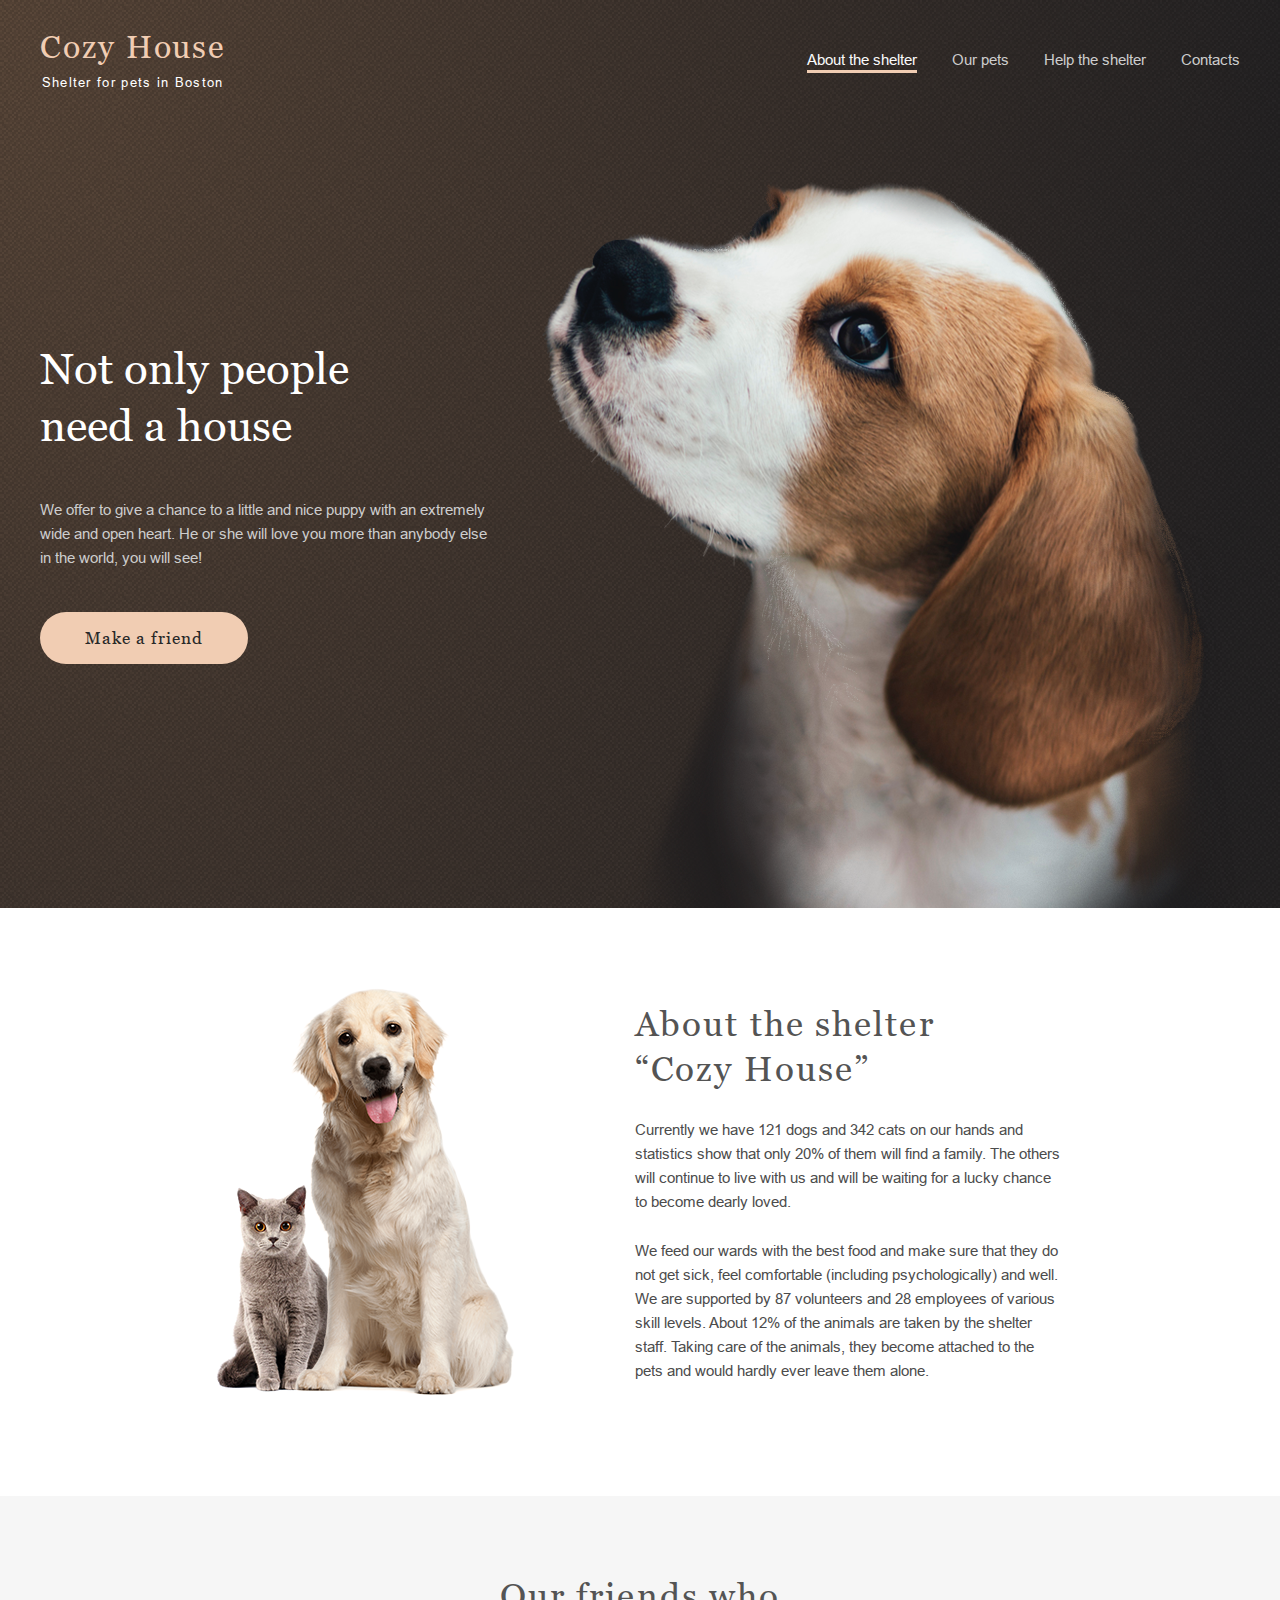
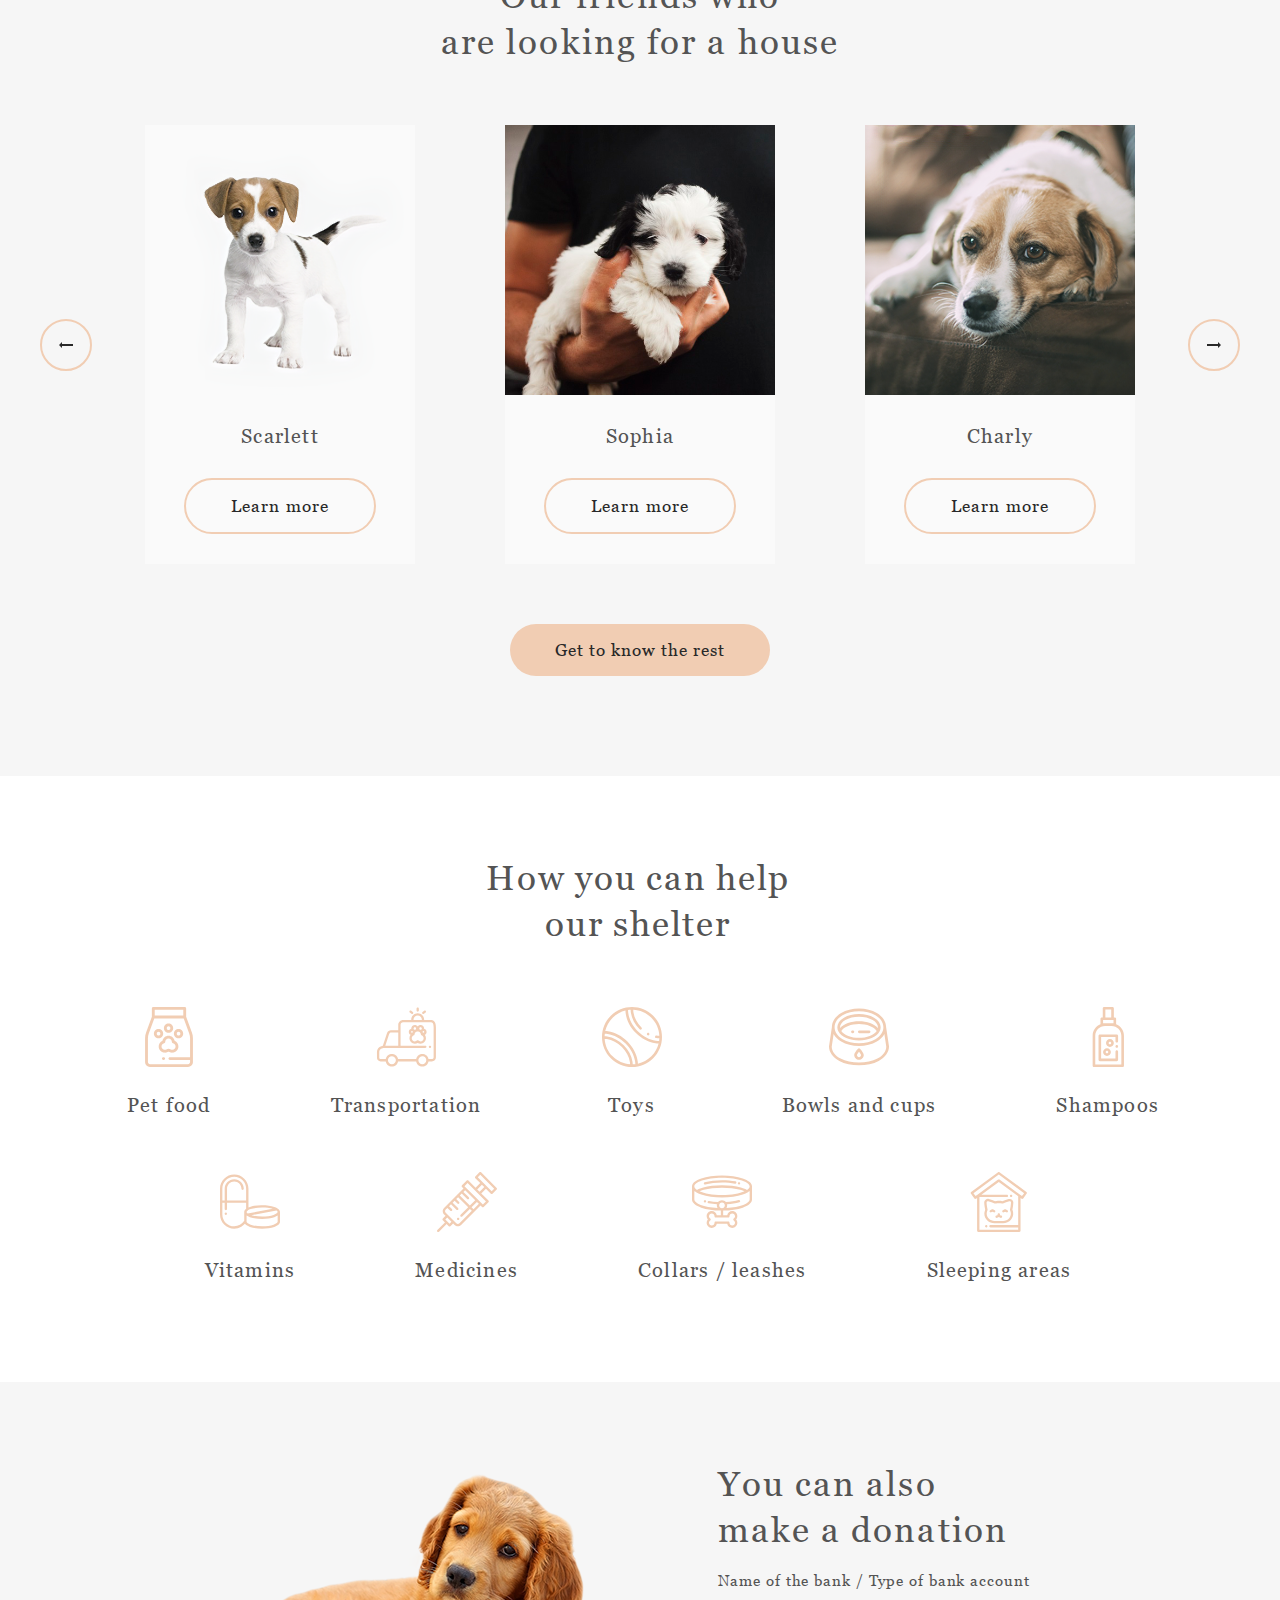
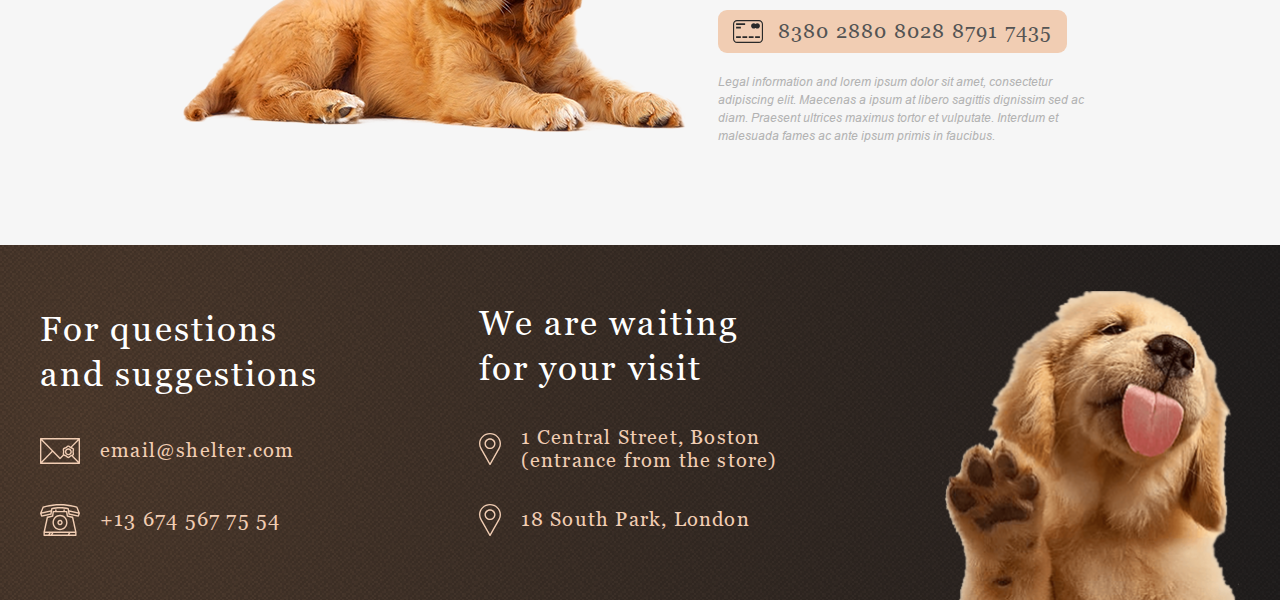
<file: shelter/pages/main/index.html>
<!DOCTYPE html>
<html lang="en">

<head>
  <meta charset="UTF-8">
  <meta http-equiv="X-UA-Compatible" content="IE=edge">
  <meta name="viewport" content="width=device-width, initial-scale=1.0">
  <link rel="shortcut icon" href="../../assets/icons/icon-dog.png" type="image/x-icon">
  <link rel="stylesheet" href="style.css">
  <link rel="stylesheet" href="normalize.css">
  <title>Main</title>
</head>

<body>
  <div class="wrapper">

    <header class="header">
      <div class="container">
        <div class="content__wrapper">

          <div class="header__logo">
            <a class="logo" href="#no_scroll">
              <h1>Cozy House</h1>
              <p>Shelter for pets in Boston</p>
            </a>
          </div>

          <nav class="header__navigation">
            <ul class="navigation__list">
              <li><a class="navigation__link active__link" href="#">About the shelter</a></li>
              <li><a class="navigation__link" href="../pets/index.html">Our pets</a></li>
              <li><a class="navigation__link" href="#help">Help the shelter</a></li>
              <li><a class="navigation__link" href="#contacts">Contacts</a></li>
            </ul>
          </nav>

          <div class="burger__icon">
            <span></span>
          </div>
        </div>

        <div class="burger__menu">
          <ul class="burger__menu-links">
            <li><a class="navigation__link active__link" href="#">About the shelter</a></li>
            <li><a class="navigation__link" href="../pets/index.html">Our pets</a></li>
            <li><a class="navigation__link" href="#help">Help the shelter</a></li>
            <li><a class="navigation__link" href="#contacts">Contacts</a></li>
          </ul>
        </div>

      </div>
    </header>

    <main class="main">

      <section class="not-only">
        <h2 hidden>Not Only</h2>
        <div class="container">
          <div class="content__wrapper">
            <div class="not-only__elements">
              <div class="not-only__content">
                <div class="not-only__content-header">
                  <h2>Not only people<br>need a house</h2>
                </div>
                <div class="not-only__content-text">
                  <p>We offer to give a chance to a little and nice puppy with an extremely wide and open heart. He or
                    she
                    will love you more than anybody else in the world, you will see!</p>
                </div>
                <div class="not-only__content-button">
                  <a class="not-only__content-link" href="#friends">Make a friend</a>
                </div>
              </div>
              <div class="not-only__image">
                <img src="../../assets/images/header/start-screen-puppy.png" alt="puppy">
              </div>
            </div>

          </div>
        </div>
      </section>

      <section class="about">
        <h2 hidden>About</h2>
        <div class="container">
          <div class="content__wrapper">
            <div class="about__image">
              <img src="../../assets/images/about/about-pets.png" alt="pets">
            </div>
            <div class="about__content">
              <h3>About the shelter “Cozy House”</h3>
              <p>Currently we have 121 dogs and 342 cats on our hands and statistics
                show
                that only 20% of them will find a family. The others will continue to live with us and will be waiting
                for a lucky chance to become dearly loved.</p>
              <p>We feed our wards with the best food and make sure that they do not get
                sick, feel comfortable (including psychologically) and well. We are supported by 87 volunteers and 28
                employees of various skill levels. About 12% of the animals are taken by the shelter staff. Taking
                care
                of the animals, they become attached to the pets and would hardly ever leave them alone.</p>
            </div>
          </div>
        </div>
      </section>

      <section class="our-friends" id="friends">
        <h2 hidden>Our Friends</h2>
        <div class="container">
          <div class="content__wrapper">
            <div class="our-friends__header">
              <h3>Our friends who <br>are looking for a house</h3>
            </div>

            <div class="our-friends__slider">
              <div class="slider__element">
                <button class="slider__arrow arrow-left">
                  <img src="../../assets/icons/arrowl.svg" alt="left">
                </button>
              </div>
              <div class="slider__wrapper">
                <div class="slider__cards">
                  <div class="cards__block block-left">
                  </div>

                  <div class="cards__block block-center">
                  </div>

                  <div class="cards__block block-right">
                  </div>
                </div>
              </div>

              <div class="slider__element">
                <button class="slider__arrow arrow-right">
                  <img src="../../assets/icons/arrowr.svg" alt="right">
                </button>
              </div>
            </div>

            <div class="our-friends__button">
              <a class="our-friends__link" href="../pets/index.html">Get to know the rest</a>
            </div>
          </div>
        </div>
      </section>

      <section class="help" id="help">
        <h2 hidden>Help</h2>
        <div class="container">
          <div class="content__wrapper">
            <div class="help__header">
              <h3>How you can help our shelter</h3>
            </div>
            <div class="help__list">
              <div class="line__element">
                <img src="../../assets/images/help/pet-food.svg" alt="food">
                <p>Pet food</p>
              </div>
              <div class="line__element">
                <img src="../../assets/images/help/transportation.svg" alt="transport">
                <p>Transportation</p>
              </div>
              <div class="line__element">
                <img src="../../assets/images/help/toys.svg" alt="toys">
                <p>Toys</p>
              </div>
              <div class="line__element">
                <img src="../../assets/images/help/bowls-and-cups.svg" alt="bowls">
                <p>Bowls and cups</p>
              </div>
              <div class="line__element">
                <img src="../../assets/images/help/shampoos.svg" alt="shampoos">
                <p>Shampoos</p>
              </div>
              <div class="line__element">
                <img src="../../assets/images/help/vitamins.svg" alt="vitamins">
                <p>Vitamins</p>
              </div>
              <div class="line__element">
                <img src="../../assets/images/help/medicines.svg" alt="medicines">
                <p>Medicines</p>
              </div>
              <div class="line__element">
                <img src="../../assets/images/help/collars-or-leashes.svg" alt="collars">
                <p>Collars / leashes</p>
              </div>
              <div class="line__element">
                <img src="../../assets/images/help/sleeping-area.svg" alt="sleeping">
                <p>Sleeping areas</p>
              </div>
            </div>
          </div>
        </div>
      </section>

      <section class="in-addition">
        <h2 hidden>In Addition</h2>
        <div class="container">
          <div class="content__wrapper">
            <div class="addition__image">
              <img src="../../assets/images/addition/donation-dog.png" alt="donation-dog">
            </div>
            <div class="addition__content">
              <div class="addition__content-header">
                <h3>You can also make a donation</h3>
              </div>
              <div class="addition__content-title">
                <h5>Name of the bank / Type of bank account</h5>
              </div>
              <div class="addition__content-card">
                <a class="card__number" href="#no_scroll">
                  <img class="card__number-image" src="../../assets/icons/credit-card.svg" alt="credit-card">
                  <h4 class="card__number-text">8380 2880 8028 8791 7435</h4>
                </a>
              </div>
              <div class="addition__content-description">
                <p>Legal information and lorem ipsum dolor sit amet, consectetur adipiscing elit. Maecenas a ipsum at
                  libero sagittis dignissim sed ac diam. Praesent ultrices maximus tortor et vulputate. Interdum et
                  malesuada fames ac ante ipsum primis in faucibus.</p>
              </div>
            </div>
          </div>
        </div>
      </section>

    </main>

    <footer class="footer" id="contacts">
      <div class="container">
        <div class="content__wrapper">
          <div class="footer__content">
            <div class="footer__content-contacts">
              <div class="content-contacts-header footer__header">
                <h3>For questions and suggestions</h3>
              </div>
              <div class="content-contacts-mail">
                <a href="mailto:email@shelter.com" class="mail footer__link">
                  <img src="../../assets/icons/mail.svg" alt="mail" class="mail-icon">
                  <h4 class="footer__text">email@shelter.com</h4>
                </a>
              </div>
              <div class="content-contacts-phone">
                <a href="tel:+136745677554" class="phone footer__link">
                  <img src="../../assets/icons/phone.svg" alt="phone" class="phone-icon">
                  <h4 class="footer__text">+13 674 567 75 54</h4>
                </a>
              </div>
            </div>
            <div class="footer__content-location">
              <div class="content-location-header footer__header">
                <h3>We are waiting for your visit</h3>
              </div>
              <div class="content-location-boston">
                <a href="https://goo.gl/maps/yc3y9myCD45QVpf36" class="boston footer__link" target="_blank">
                  <img src="../../assets/icons/location.svg" alt="location" class="location">
                  <h4 class="footer__text">1 Central Street, Boston (entrance from the store)</h4>
                </a>
              </div>
              <div class="content-location-london">
                <a href="https://goo.gl/maps/PEJVT2VZE5bcWFwb9" class="london footer__link" target="_blank">
                  <img src="../../assets/icons/location.svg" alt="location" class="location">
                  <h4 class="footer__text">18 South Park, London</h4>
                </a>
              </div>
            </div>
            <div class="footer__content-image">
              <img class="footer-image" src="../../assets/images/footer/footer-puppy.png" alt="puppy">
            </div>
          </div>
        </div>
      </div>
    </footer>

  </div>
  <div class="modal__wrapper">
    <div class="modal__window">
      <div class="modal__button">
        <img src="../../assets/icons/modalbtn.svg" alt="close">
      </div>
      <div class="modal__container">
      </div>
    </div>
  </div>
  <div class="blackout"></div>
  <script type="module" src="script.js"></script>
</body>

</html>
</file>
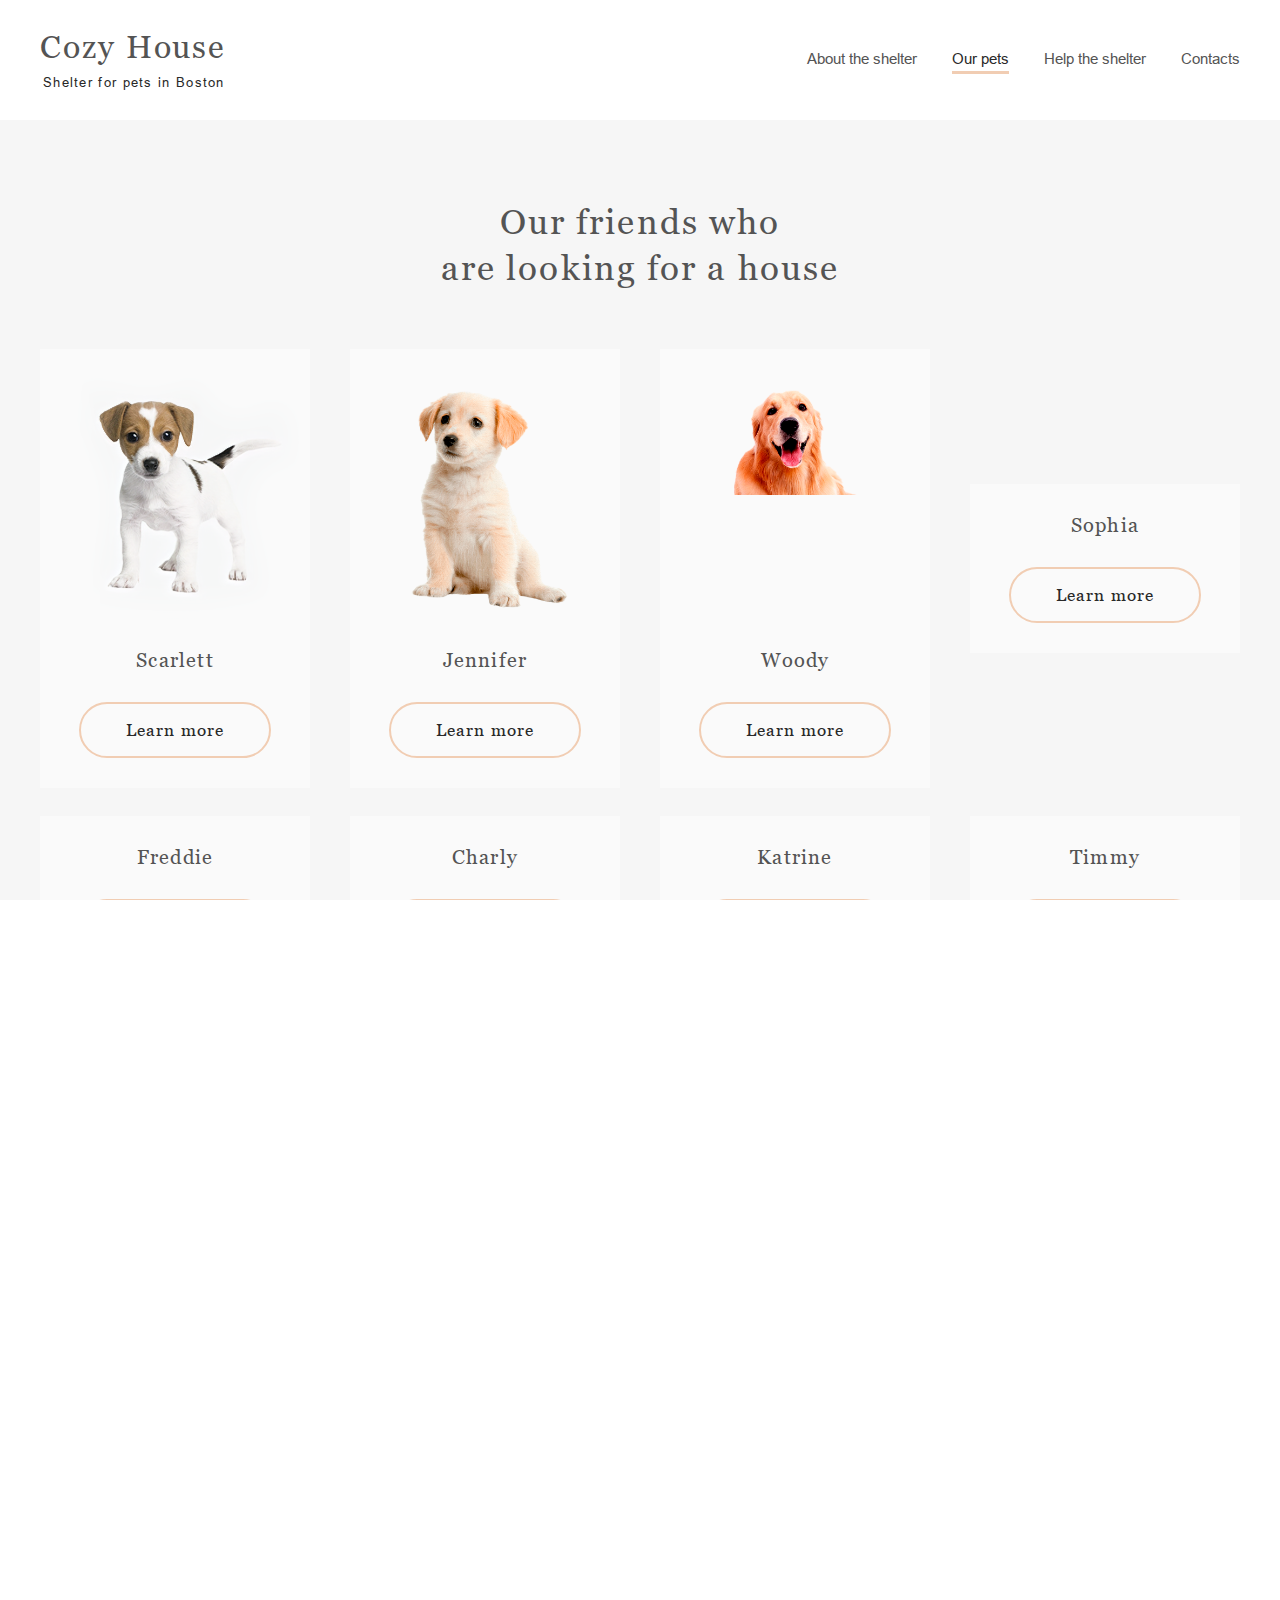
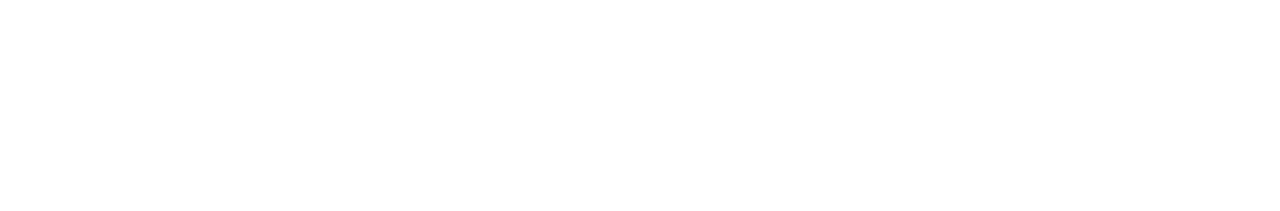
<file: shelter/pages/pets/index.html>
<!DOCTYPE html>
<html lang="en">

<head>
  <meta charset="UTF-8">
  <meta http-equiv="X-UA-Compatible" content="IE=edge">
  <meta name="viewport" content="width=device-width, minimum-scale=1.0">
  <link rel="shortcut icon" href="../../assets/icons/icon-dog.png" type="image/x-icon">
  <link rel="stylesheet" href="style.css">
  <link rel="stylesheet" href="../main/normalize.css">
  <title>Pets</title>
</head>

<body>
  <header class="header">
    <div class="container">
      <div class="content__wrapper">

        <div class="header__logo">
          <a class="logo" href="../main/index.html" title="На главную">
            <h1>Cozy House</h1>
            <p>Shelter for pets in Boston</p>
          </a>
        </div>
        <nav class="header__navigation">
          <ul class="navigation__list">
            <li><a class="navigation__link" href="../main/index.html">About the shelter</a></li>
            <li><a class="navigation__link active__link" href="#">Our pets</a></li>
            <li><a class="navigation__link" href="../main/index.html#help">Help the shelter</a></li>
            <li><a class="navigation__link" href="#contacts">Contacts</a></li>
          </ul>
        </nav>

        <div class="burger__icon">
          <span></span>
        </div>

      </div>
      <div class="burger__menu">
        <ul class="burger__menu-links">
          <li><a class="navigation__link" href="../main/index.html">About the shelter</a></li>
          <li><a class="navigation__link active__link" href="#">Our pets</a></li>
          <li><a class="navigation__link" href="../main/index.html#help">Help the shelter</a></li>
          <li><a class="navigation__link" href="#contacts">Contacts</a></li>
        </ul>
      </div>

    </div>
  </header>

  <section class="our-friends">
    <h2 hidden>Our Friends</h2>
    <div class="container">
      <div class="content__wrapper">
        <div class="our-friends__header">
          <h3>Our friends who <br>are looking for a house</h3>
        </div>
        <div class="our-friends__slider">
          <div class="slider__cards">
          </div>
        </div>

        <div class="our-friends__navigation">
          <button class="navigation__btn left-btn-double pagin-disable">&lt;&lt;</button>
          <button class="navigation__btn left-btn-single pagin-disable">&lt;</button>
          <button class="navigation__btn page-counter pagin-active pagin-disable">1</button>
          <button class="navigation__btn right-btn-single pagi-btn-active">&gt;</button>
          <button class="navigation__btn right-btn-double pagi-btn-active">&gt;&gt;</button>
        </div>
      </div>
    </div>
  </section>

  <footer class="footer" id="contacts">
    <div class="container">
      <div class="content__wrapper">
        <div class="footer__content">
          <div class="footer__content-contacts">
            <div class="content-contacts-header footer__header">
              <h3>For questions and suggestions</h3>
            </div>
            <div class="content-contacts-mail">
              <a href="mailto:email@shelter.com" class="mail footer__link">
                <img src="../../assets/icons/mail.svg" alt="mail" class="mail-icon">
                <h4 class="footer__text">email@shelter.com</h4>
              </a>
            </div>
            <div class="content-contacts-phone">
              <a href="tel:+136745677554" class="phone footer__link">
                <img src="../../assets/icons/phone.svg" alt="phone" class="phone-icon">
                <h4 class="footer__text">+13 674 567 75 54</h4>
              </a>
            </div>
          </div>
          <div class="footer__content-location">
            <div class="content-location-header footer__header">
              <h3>We are waiting for your visit</h3>
            </div>
            <div class="content-location-boston">
              <a href="https://goo.gl/maps/yc3y9myCD45QVpf36" class="boston footer__link" target="_blank">
                <img src="../../assets/icons/location.svg" alt="location" class="location">
                <h4 class="footer__text">1 Central Street, Boston (entrance from the store)</h4>
              </a>
            </div>
            <div class="content-location-london">
              <a href="https://goo.gl/maps/PEJVT2VZE5bcWFwb9" class="london footer__link" target="_blank">
                <img src="../../assets/icons/location.svg" alt="location" class="location">
                <h4 class="footer__text">18 South Park, London</h4>
              </a>
            </div>
          </div>
          <div class="footer__content-image">
            <img class="footer-image" src="../../assets/images/footer/footer-puppy.png" alt="puppy">
          </div>
        </div>
      </div>
    </div>
  </footer>
  <div class="modal__wrapper">
    <div class="modal__window">
      <div class="modal__button">
        <img src="../../assets/icons/modalbtn.svg" alt="close">
      </div>
      <div class="modal__container">
      </div>
    </div>
  </div>
  <div class="blackout"></div>
  <script type="module" src="script.js"></script>
</body>

</html>
</file>
<file: shelter/pages/main/style.css>
/* Fonts */

/* Arial */

@font-face {
  font-family: "Arial";
  src: local("Arial"), local("ArialMT"), url("../../assets/fonts/arial/ArialMT.woff2") format("woff2"),
    url("../../assets/fonts/arial/ArialMT.woff") format("woff");
  font-weight: 400;
  font-style: normal;
  font-display: swap;
}

@font-face {
  font-family: "Arial";
  src: local("Arial Bold"), local("Arial-BoldMT"), url("../../assets/fonts/arial/Arial-BoldMT.woff2") format("woff2"),
    url("../../assets/fonts/arial/Arial-BoldMT.woff") format("woff");
  font-weight: 600;
  font-style: normal;
  font-display: swap;
}

@font-face {
  font-family: "Arial";
  src: local("Arial Black"), local("Arial-Black"), url("../../assets/fonts/arial/Arial-Black.woff2") format("woff2"),
    url("../../assets/fonts/arial/Arial-Black.woff") format("woff");
  font-weight: 900;
  font-style: normal;
  font-display: swap;
}

@font-face {
  font-family: "Arial";
  src: local("Arial Italic"), local("Arial-ItalicMT"),
    url("../../assets/fonts/arial/Arial-ItalicMT.woff2") format("woff2"),
    url("../../assets/fonts/arial/Arial-ItalicMT.woff") format("woff");
  font-weight: 400;
  font-style: italic;
  font-display: swap;
}

@font-face {
  font-family: "Arial";
  src: local("Arial Bold Italic"), local("Arial-BoldItalicMT"),
    url("../../assets/fonts/arial/Arial-BoldItalicMT.woff2") format("woff2"),
    url("../../assets/fonts/arial/Arial-BoldItalicMT.woff") format("woff");
  font-weight: 600;
  font-style: italic;
  font-display: swap;
}

/* Georgia */

@font-face {
  font-family: "Georgia";
  src: local("Georgia Italic"), local("Georgia-Italic"),
    url("../../assets/fonts/georgia/Georgia-Italic.woff2") format("woff2"),
    url("../../assets/fonts/georgia/Georgia-Italic.woff") format("woff");
  font-weight: 400;
  font-style: italic;
  font-display: swap;
}

@font-face {
  font-family: "Georgia";
  src: local("Georgia Bold Italic"), local("Georgia-BoldItalic"),
    url("../../assets/fonts/georgia/Georgia-BoldItalic.woff2") format("woff2"),
    url("../../assets/fonts/georgia/Georgia-BoldItalic.woff") format("woff");
  font-weight: 600;
  font-style: italic;
  font-display: swap;
}

@font-face {
  font-family: "Georgia";
  src: local("Georgia"), url("../../assets/fonts/georgia/Georgia.woff2") format("woff2"),
    url("../../assets/fonts/georgia/Georgia.woff") format("woff");
  font-weight: 400;
  font-style: normal;
  font-display: swap;
}

@font-face {
  font-family: "Georgia";
  src: local("Georgia Bold"), local("Georgia-Bold"),
    url("../../assets/fonts/georgia/Georgia-Bold.woff2") format("woff2"),
    url("../../assets/fonts/georgia/Georgia-Bold.woff") format("woff");
  font-weight: 600;
  font-style: normal;
  font-display: swap;
}

/* Page styles */

* {
  margin: 0;
  padding: 0;
}

html {
  font-size: 10px;
  overflow-y: scroll;
  overflow-y: overlay;
  overflow-x: hidden;
  scroll-behavior: smooth;
}

html,
body {
  width: 100vw;
  height: 100vh;
}

ul {
  list-style: none;
}

a {
  text-decoration: none;
  color: #000;
}

h1,
h2,
h3,
h4,
h5,
p {
  margin: 0;
}

.wrapper {
  min-height: 100vh;
  max-width: 100vw;
  display: flex;
  flex-direction: column;
  align-items: center;
  overflow: hidden;
}

.container {
  max-width: 128rem;
  width: 100%;
  display: flex;
  justify-content: center;
}

.content__wrapper {
  display: flex;
  justify-content: center;
  align-items: center;
  max-width: 120rem;
  margin: 0 4rem;
}

.content__wrapper > div * {
  transition: all 0.6s ease-in;
}

/* Header */

.header {
  min-width: 100%;
  display: flex;
  justify-content: center;
}

.header .container {
  position: relative;
  max-width: 128rem;
}

.header .content__wrapper {
  justify-content: space-between;
  position: absolute;
  margin-left: auto;
  margin-right: auto;
  text-align: center;
  top: 3rem;
  left: 4rem;
  right: 4rem;
  max-width: 120rem;
}

.header__logo {
  transition: all 0.6s;
}

.logo {
  transition: all 0.6s;
}

.logo h1 {
  font-family: "Georgia";
  font-style: normal;
  font-weight: 400;
  font-size: 3.2rem;
  line-height: 110%;
  letter-spacing: 0.06em;
  margin: 0 0 1rem 0;
  color: #f1cdb3;
}

.logo p {
  font-family: "Arial";
  font-style: normal;
  font-weight: 400;
  font-size: 1.3rem;
  line-height: 1.5rem;
  letter-spacing: 0.1em;
  color: #ffffff;
}

.navigation__list {
  display: flex;
  justify-content: space-between;
}

.navigation__list li {
  margin-right: 3.5rem;
}

.navigation__list li:last-child {
  margin-right: 0;
}

.navigation__link {
  font-family: "Arial";
  font-style: normal;
  font-weight: 400;
  font-size: 1.5rem;
  line-height: 160%;
  padding-bottom: 0.2rem;
  color: #cdcdcd;
  transition: all 0.3s;
}

.active__link {
  color: #fafafa;
  border-bottom: 0.3rem solid #f1cdb3;
  pointer-events: none;
  cursor: default;
}

/* Burger */

.burger__icon {
  width: 3rem;
  height: 2.2rem;
  align-items: center;
  justify-content: center;
  cursor: pointer;
  position: relative;
  z-index: 10;
  transition: all 0.6s;
  display: none;
}

.burger__icon span {
  width: 100%;
  height: 0.2rem;
  background-color: #f1cdb3;
}

.burger__icon::before,
.burger__icon::after {
  content: "";
  width: 100%;
  height: 0.2rem;
  background-color: #f1cdb3;
  position: absolute;
}

.burger__icon::before {
  top: 0;
}

.burger__icon::after {
  bottom: 0;
}

.burger__icon-active {
  rotate: 90deg;
}

.burger__menu {
  width: 32rem;
  min-height: 100vh;
  display: flex;
  justify-content: center;
  align-items: center;
  background: #292929;
  position: absolute;
  right: -100vh;
  z-index: 9;
  transition: all 0.8s ease-in-out;
  visibility: hidden;
}

.burger__menu-active {
  visibility: visible;
  right: 0;
}

.burger__menu-links {
  display: flex;
  flex-direction: column;
  justify-content: center;
  align-items: center;
  gap: 4rem;
  text-align: center;
  padding-top: 16.6rem;
  transition: all 0.3s;
}

.burger__menu-links .navigation__link {
  font-family: "Arial";
  font-style: normal;
  font-weight: 400;
  font-size: 3.2rem;
  line-height: 160%;
  padding-bottom: 0.6rem;
  color: #cdcdcd;
}

.burger__menu-links .active__link {
  color: #fafafa;
}

.block-body {
  height: 100vh;
  overflow: hidden;
}

.blackout {
  width: 100vw;
  height: 100vh;
  background: rgba(41, 41, 41, 0.6);
  position: absolute;
  top: 0;
  left: 0;
  z-index: 8;
  visibility: hidden;
}

.blackout-active {
  visibility: visible;
}

/* Not Only */

.not-only {
  width: 100%;
  display: flex;
  justify-content: center;
  /* background: url(../../assets/images/header/background/start-gradient-background.png) 100% / cover no-repeat,
    radial-gradient(100% 215.42% at 0% 0%, #5b483a 0%, #262425 100%), #211f20; */
  background: url(../../assets/images/header/background/noise_transparent@2x.png),
    radial-gradient(100% 215.42% at 0% 0%, #5b483a 0%, #262425 100%), #211f20;
}

.not-only .content__wrapper {
  padding-top: 18rem;
  width: 100%;
}

.not-only__elements {
  width: 100%;
  display: flex;
  align-items: center;
  justify-content: space-between;
}

.not-only__content {
  width: 38.333%;
  min-height: 32.2rem;
  display: flex;
  flex-direction: column;
  align-items: flex-start;
  justify-content: space-between;
  gap: 4.2rem;
  padding: 0 0 8.3rem 0;
}

.not-only__content-header h2 {
  width: 100%;
  font-family: "Georgia";
  font-style: normal;
  font-weight: 400;
  font-size: 4.4rem;
  line-height: 130%;
  color: #ffffff;
  text-align: left;
}

.not-only__content-text p {
  font-family: "Arial";
  font-style: normal;
  font-weight: 400;
  font-size: 1.5rem;
  line-height: 160%;
  color: #cdcdcd;
}

.not-only__content-header,
.not-only__content-text,
.not-only__content-button {
  display: flex;
}

.not-only__content-link {
  font-family: "Georgia";
  font-style: normal;
  font-weight: 400;
  font-size: 1.7rem;
  line-height: 130%;
  letter-spacing: 0.06em;
  color: #292929;
  padding: 1.5rem 4.5rem;
  border-radius: 10rem;
  background: #f1cdb3;
  white-space: nowrap;
  transition: all 0.6s;
}

.not-only__image {
  display: flex;
  max-width: 69.9rem;
}

.not-only__image img {
  max-width: 100%;
  height: auto;
}

/* Main */

.main {
  width: 100%;
  display: flex;
  flex-direction: column;
  justify-content: center;
  align-items: center;
  flex-grow: 1;
}

/* About */

.about {
  width: 100%;
  display: flex;
  justify-content: center;
}

.about .content__wrapper {
  justify-content: center;
  gap: 12rem;
  padding: 8rem 0 10rem 0;
}

.about__content {
  width: 35.8333%;
  display: flex;
  flex-direction: column;
  justify-content: center;
  gap: 2.5rem;
}

.about__content h3 {
  font-family: "Georgia";
  font-style: normal;
  font-weight: 400;
  font-size: 3.5rem;
  line-height: 130%;
  letter-spacing: 0.06em;
  max-width: 37rem;
  color: #545454;
}

.about__content p {
  font-family: "Arial";
  font-style: normal;
  font-weight: 400;
  font-size: 1.5rem;
  line-height: 160%;
  color: #4c4c4c;
}

/* Our Friend */

.our-friends {
  min-width: 100%;
  display: flex;
  justify-content: center;
  background: #f6f6f6;
}

.our-friends .content__wrapper {
  flex-direction: column;
  justify-content: center;
  align-items: center;
  padding: 7.8rem 0 10rem 0;
  gap: 6rem;
}

.our-friends__header {
  width: 40rem;
}

.our-friends__header h3 {
  font-family: "Georgia";
  font-style: normal;
  font-weight: 400;
  font-size: 3.5rem;
  line-height: 130%;
  letter-spacing: 0.06em;
  text-align: center;
  color: #545454;
}

/* Slider */

.our-friends__slider {
  width: 100%;
  display: flex;
  justify-content: center;
  align-items: center;
  gap: 5.3rem;
}

.slider__element {
  display: flex;
}

.slider__arrow {
  width: 5.2rem;
  height: 5.2rem;
  border: 0.2rem solid #f1cdb3;
  border-radius: 10rem;
  background: #f6f6f6;
  transition: all 0.6s;
}

.slider__wrapper {
  max-width: 99rem;
  overflow: hidden;
}

.slider__cards {
  position: relative;
}

@keyframes moveToLeft {
  from {
    left: 0rem;
  }
  to {
    left: 108rem;
  }
}

.toLeft {
  animation: moveToLeft 3s;
}

@keyframes moveToRight {
  from {
    left: 0rem;
  }
  to {
    left: -108rem;
  }
}

.toRight {
  animation: moveToRight 3s;
}

.slider__cards {
  display: flex;
  justify-content: center;
  align-items: center;
  text-align: center;
  gap: 9rem;
}

.cards__block {
  width: 100%;
  display: flex;
  justify-content: center;
  align-items: center;
  text-align: center;
  gap: 9rem;
}

.slider__cards img {
  max-width: 100%;
  height: auto;
}

.slider__element-card {
  display: flex;
  flex-direction: column;
  align-items: center;
  justify-content: center;
  min-width: 27rem;
  background: #fafafa;
  transition: all 0.6s;
}

.card__image,
.card__title,
.card__button {
  display: flex;
  align-items: center;
  margin-bottom: 3rem;
}

.card__title p {
  font-family: "Georgia";
  font-style: normal;
  font-weight: 400;
  font-size: 2rem;
  line-height: 2.3rem;
  letter-spacing: 0.06em;
  color: #545454;
}

.card__button {
  display: flex;
  justify-content: center;
  align-items: center;
}

.card__button-link {
  font-family: "Georgia";
  font-style: normal;
  font-weight: 400;
  font-size: 1.7rem;
  line-height: 130%;
  letter-spacing: 0.06em;
  color: #292929;
  border: 0.2rem solid #f1cdb3;
  border-radius: 10rem;
  padding: 1.5rem 4.5rem;
  background: #fafafa;
  transition: all 0.8s;
}

.our-friends__button {
  display: flex;
}

.our-friends__link {
  font-family: "Georgia";
  font-style: normal;
  font-weight: 400;
  font-size: 17px;
  line-height: 130%;
  letter-spacing: 0.06em;
  color: #292929;
  padding: 1.5rem 4.5rem;
  border-radius: 10rem;
  background: #f1cdb3;
  transition: all 0.6s;
}

/* Help */

.help {
  max-width: 100%;
  display: flex;
  flex-direction: column;
  align-items: center;
}

.help .content__wrapper {
  flex-direction: column;
  justify-content: center;
  align-items: center;
  padding: 8rem 1rem 10rem 0.6rem;
}

.help__header {
  max-width: 30.8rem;
  margin-bottom: 6rem;
}

.help__header h3 {
  font-family: "Georgia";
  font-style: normal;
  font-weight: 400;
  font-size: 3.5rem;
  line-height: 130%;
  letter-spacing: 0.05em;
  text-align: center;
  color: #545454;
}

.help__list {
  max-width: 102.6rem;
  display: flex;
  flex-wrap: wrap;
  column-gap: 12rem;
  row-gap: 5.5rem;
  justify-content: center;
  transition: all 0.6s ease-in-out;
}

.line__element:nth-child(5) {
  margin-right: -1rem;
}

.line__element {
  display: flex;
  flex-direction: column;
  align-items: center;
  gap: 2.7rem;
}

.line__element img {
  width: 6rem;
  height: 6rem;
}

.line__element p {
  font-family: "Georgia";
  font-style: normal;
  font-weight: 400;
  font-size: 20px;
  line-height: 115%;
  letter-spacing: 0.06em;
  color: #545454;
}

/* Addition */

.in-addition {
  width: 100%;
  display: flex;
  justify-content: center;
  align-items: center;
  background: #f6f6f6;
}

.in-addition .content__wrapper {
  width: 91.5rem;
  justify-content: center;
  gap: 3rem;
  padding: 8rem 0 10rem 0;
}

.addition__image img {
  max-width: 100%;
  height: auto;
}

.addition__content {
  width: 41.53%;
  display: flex;
  flex-direction: column;
  justify-content: flex-start;
  gap: 2rem;
}

.addition__content-header h3 {
  width: 30rem;
  font-family: "Georgia";
  font-style: normal;
  font-weight: 400;
  font-size: 3.5rem;
  line-height: 130%;
  letter-spacing: 0.06em;
  color: #545454;
}

.addition__content-title h5 {
  font-family: "Georgia";
  font-style: normal;
  font-weight: 400;
  font-size: 1.5rem;
  line-height: 110%;
  letter-spacing: 0.06em;
  color: #545454;
}

.addition__content-card {
  max-width: 92.1%;
  display: flex;
}

.card__number {
  display: flex;
  gap: 1.5rem;
  padding: 1rem 1.5rem;
  margin: 0 auto;
  background: #f1cdb3;
  border-radius: 9px;
  transition: all 0.6s;
}

.card__number-image {
  width: 3rem;
  height: 2.3rem;
}

.card__number-text {
  font-family: "Georgia";
  font-style: normal;
  font-weight: 400;
  font-size: 20px;
  line-height: 115%;
  letter-spacing: 0.06em;
  color: #545454;
}

.addition__content-description p {
  font-family: "Arial";
  font-style: italic;
  font-weight: 400;
  font-size: 1.2rem;
  line-height: 1.8rem;
  color: #b2b2b2;
}

/* Footer */

.footer {
  display: flex;
  justify-content: center;
  min-width: 100%;
  background: url(../../assets/images/header/background/noise_transparent@2x.png),
    radial-gradient(110.67% 538.64% at 5.73% 50%, #513d2f 0%, #1a1a1c 100%), #211f20;
}

.footer__content {
  display: flex;
  justify-content: center;
  align-items: flex-end;
  gap: 15rem;
  padding-top: 4rem;
  transition: all 0.6s ease-in-out;
}

.footer__header h3 {
  font-family: "Georgia";
  font-style: normal;
  font-weight: 400;
  font-size: 3.5rem;
  line-height: 130%;
  letter-spacing: 0.06em;
  color: #ffffff;
}

.footer__text {
  font-family: "Georgia";
  font-style: normal;
  font-weight: 400;
  font-size: 2rem;
  line-height: 115%;
  letter-spacing: 0.06em;
  color: #f1cdb3;
  transition: all 0.6s;
}

.footer__content-contacts {
  width: 24.16%;
  display: flex;
  flex-direction: column;
  padding: 1.6rem 0 6.4rem 0;
}

.content-contacts-header,
.content-contacts-mail {
  margin-bottom: 4rem;
}

.footer__content-location {
  width: 26.16%;
  display: flex;
  flex-direction: column;
  justify-content: space-between;
  padding: 1.6rem 0 6.4rem 0;
}

.content-location-header {
  margin-bottom: 3.4rem;
}

.content-location-boston {
  margin-bottom: 3.2rem;
}

.footer__link {
  display: flex;
  align-items: center;
  gap: 2rem;
}

.footer__content-image {
  max-width: 30rem;
}

.footer__content-image img {
  max-width: 100%;
  height: auto;
}

/* Modal */

.modal__wrapper {
  justify-content: center;
  align-items: center;
  width: 100vw;
  height: 100vh;
  z-index: 50;
  overflow: auto;
  background: rgba(41, 41, 41, 0.6);
  position: fixed;
  left: 50%;
  top: 50%;
  transform: translate(-50%, -50%);
  display: none;
}

.modal__window {
  max-width: 95.2rem;
  display: flex;
  position: relative;
  justify-content: flex-end;
  left: 5%;
}

.modal__active {
  display: flex;
}

.modal__button {
  width: 5.2rem;
  height: 5.2rem;
  border: 0.2rem solid #f1cdb3;
  border-radius: 10rem;
  display: flex;
  justify-content: center;
  align-items: center;
  cursor: pointer;
  position: absolute;
  top: 0px;
  right: 1rem;
}

.modal__button:hover {
  background: #fddcc4;
}

.modal__container {
  max-width: 90rem;
  max-height: 50rem;
  display: flex;
  margin: 5.2rem 5.2rem 0 0;
  box-shadow: 0px 2px 35px 14px rgba(13, 13, 13, 0.04);
  gap: 2.9rem;
  border-radius: 1rem;
  background: #fafafa;
}

.modal__image {
  max-width: 50rem;
}

.modal__image img {
  max-width: 100%;
  height: 100%;
}

.modal__content {
  max-width: 35.1rem;
  padding: 5.5rem 2rem 8.8rem 0;
  display: flex;
  flex-direction: column;
  align-items: flex-start;
  justify-content: center;
}

.pet__name {
  font-family: "Georgia";
  font-style: normal;
  font-weight: 400;
  font-size: 3.5rem;
  line-height: 130%;
  letter-spacing: 0.06em;
  color: #000000;
  margin-bottom: 0.8rem;
}

.pet__type {
  font-family: "Georgia";
  font-style: normal;
  font-weight: 400;
  font-size: 2rem;
  line-height: 115%;
  letter-spacing: 0.06em;
  color: #000000;
  margin-bottom: 4rem;
}

.pet__description {
  width: 100%;
  font-family: "Georgia";
  font-style: normal;
  font-weight: 400;
  font-size: 1.5rem;
  line-height: 110%;
  letter-spacing: 0.06em;
  color: #000000;
  margin-bottom: 4rem;
}

.pet__list {
  list-style: none;
  font-family: "Georgia";
  font-style: normal;
  font-weight: 400;
  font-size: 1.5rem;
  line-height: 110%;
  letter-spacing: 0.06em;
  color: #000000;
  display: flex;
  flex-direction: column;
  gap: 1.2rem;
  padding-left: 1.5rem;
}

.pet__list span {
  font-family: "Georgia";
  font-style: normal;
  font-weight: 700;
  font-size: 15px;
  line-height: 110%;
  letter-spacing: 0.06em;
  color: #000000;
}

.pet__list-li {
  position: relative;
}

.pet__list-li::before {
  content: "";
  width: 0.4rem;
  height: 0.4rem;
  position: absolute;
  top: 0.6rem;
  left: -1.4rem;
  background: #f1cdb3;
}

/* Adaptive */

@media (hover: hover) {
  button:hover {
    cursor: pointer;
  }

  .logo:hover {
    opacity: 0.7;
  }

  .logo:active {
    transform: scale(0.95);
  }

  .header__logo:hover {
    opacity: 0.7;
  }

  .header__logo:active {
    transform: scale(0.95);
  }

  .navigation__link:hover {
    color: #fafafa;
  }

  .navigation__link:active {
    border-bottom: 0.3rem solid #f1cdb3;
  }

  .not-only__content-link:hover {
    background: #fddcc4;
    transform: scale(1.05);
  }

  .not-only__content-link:active {
    transform: scale(0.95);
  }

  .slider__arrow:hover {
    border-color: #fddcc4;
    background: #fddcc4;
  }

  .slider__arrow:active {
    transform: scale(0.95);
  }

  .slider__element:hover {
    border-radius: 10rem;
    -webkit-box-shadow: 0 0.2rem 3.5rem 1.4rem rgba(13, 13, 13, 0.04);
    -moz-box-shadow: 0 0.2rem 3.5rem 1.4rem rgba(13, 13, 13, 0.04);
    box-shadow: 0 0.2rem 3.5rem 1.4rem rgba(13, 13, 13, 0.04);
  }

  .slider__element-card:hover {
    cursor: pointer;
    -webkit-box-shadow: 0.4rem 0.4rem 0.8rem 0 rgba(34, 60, 80, 0.2);
    -moz-box-shadow: 0.4rem 0.4rem 0.8rem 0 rgba(34, 60, 80, 0.2);
    box-shadow: 0.4rem 0.4rem 0.8rem 0 rgba(34, 60, 80, 0.2);
    background: #ffffff;
  }

  .slider__element-card:hover .card__button-link {
    border-color: #fddcc4;
    background: #fddcc4;
  }

  .our-friends__link:hover {
    background: #fddcc4;
    -webkit-box-shadow: 0 0.2rem 3.5rem 1.4rem rgba(13, 13, 13, 0.1);
    -moz-box-shadow: 0 0.2rem 3.5rem 1.4rem rgba(13, 13, 13, 0.1);
    box-shadow: 0 0.2rem 3.5rem 1.4rem rgba(13, 13, 13, 0.1);
    transform: scale(1.05);
  }

  .our-friends__link:active {
    transform: scale(0.95);
    box-shadow: none;
  }

  .card__number:hover {
    transform: scale(1.05);
    -webkit-box-shadow: 0 0.2rem 3.5rem 1.4rem rgba(13, 13, 13, 0.1);
    -moz-box-shadow: 0 0.2rem 3.5rem 1.4rem rgba(13, 13, 13, 0.1);
    box-shadow: 0 0.2rem 3.5rem 1.4rem rgba(13, 13, 13, 0.1);
    background: #fddcc4;
  }

  .card__number:active {
    transform: scale(0.95);
    box-shadow: none;
  }

  .footer__text:hover {
    color: #fff;
  }

  .footer__text:active {
    transform: scale(0.95);
  }
}

@media (max-width: 1255px) {
  .footer__content {
    gap: 10rem;
  }
}

@media (max-width: 1250px) {
  .slider__cards,
  .cards__block {
    gap: 6rem;
  }

  .slider__cards {
    max-width: 93rem;
  }

  @keyframes moveToLeft {
    from {
      left: 0rem;
    }
    to {
      left: 99rem;
    }
  }

  .toLeft {
    animation: moveToLeft 3s;
  }

  @keyframes moveToRight {
    from {
      left: 0rem;
    }
    to {
      left: -99rem;
    }
  }
}

@media (max-width: 1180px) {
  .our-friends__slider {
    gap: 1.2rem;
  }

  .cards__block {
    gap: 4rem;
  }

  @keyframes moveToLeft {
    from {
      left: 0rem;
    }
    to {
      left: 95rem;
    }
  }

  .toLeft {
    animation: moveToLeft 3s;
  }

  @keyframes moveToRight {
    from {
      left: 0rem;
    }
    to {
      left: -95rem;
    }
  }
}

@media (max-width: 1080px) {
  .our-friends__slider {
    gap: 2rem;
  }

  .slider__cards {
    justify-content: center;
    max-width: 60rem;
    gap: 6rem;
  }

  @keyframes moveToLeft {
    from {
      left: 0rem;
    }
    to {
      left: 64rem;
    }
  }

  .toLeft {
    animation: moveToLeft 3s;
  }

  @keyframes moveToRight {
    from {
      left: 0rem;
    }
    to {
      left: -64rem;
    }
  }

  .slider__element-card:nth-child(3) {
    display: none;
  }

  .help__list {
    column-gap: 8rem;
  }

  .card__number-text {
    white-space: nowrap;
  }

  .footer__content {
    max-width: 70.8rem;
    flex-wrap: wrap;
    row-gap: 6.5rem;
    column-gap: 6rem;
    padding-top: 3rem;
  }

  .footer__content-contacts {
    width: 27.8rem;
    row-gap: 4.2rem;
    padding: 0;
    justify-content: center;
  }

  .footer__content-location {
    width: 30.2rem;
    row-gap: 3.3rem;
    padding: 0;
    justify-content: center;
  }

  .content-contacts-header,
  .content-contacts-mail,
  .content-location-header,
  .content-location-boston {
    margin-bottom: 0;
  }

  .content-contacts-header h3 {
    letter-spacing: 0.05em;
  }

  .modal__window {
    max-width: 68.2rem;
    max-height: 40.2rem;
  }

  .modal__content {
    max-width: 26rem;
    padding: 1rem 0.9rem 1.7rem 0;
  }

  .pet__type {
    margin-bottom: 2rem;
  }

  .pet__description {
    margin-bottom: 2rem;
    font-size: 1.3rem;
  }

  .pet__list {
    gap: 0.7rem;
  }
}

@media (max-width: 877px) {
  .not-only .content__wrapper {
    padding-top: 15rem;
  }

  .not-only__elements {
    flex-wrap: wrap;
    gap: 10rem;
    justify-content: center;
  }

  .not-only__content {
    min-width: 46rem;
    padding-top: 0;
    padding-bottom: 0;
    animation: slideToLeft 1s ease-in 0s 1 normal forwards;
  }

  .not-only__content-button {
    width: 100%;
    justify-content: center;
  }

  .not-only__image {
    width: 56.9rem;
    max-height: 59.3rem;
    padding-left: 14rem;
  }

  .in-addition .content__wrapper {
    flex-wrap: wrap;
    gap: 6rem;
    flex-direction: column-reverse;
  }

  .addition__content {
    width: 38rem;
    animation: slideToLeft 1s ease-in 0s 1 normal forwards;
  }

  .addition__image {
    animation: slideToRight 1s ease-in 0s 1 normal forwards;
  }
}

@media (max-width: 768px) {
  .content__wrapper {
    margin: 0 3rem;
  }

  .header .content__wrapper {
    left: 3rem;
    right: 3rem;
  }

  .about .content__wrapper {
    flex-wrap: wrap;
    flex-direction: column;
    gap: 8rem;
  }

  .about__image {
    order: 2;
    animation: slideToRight 1s ease-in 0s 1 normal forwards;
  }

  .about__content {
    width: 43rem;
    animation: slideToLeft 1s ease-in 0s 1 normal forwards;
  }

  .our-friends .content__wrapper {
    padding-top: 7.6rem;
  }

  .our-friends__slider {
    gap: 0.2rem;
  }

  .slider__cards,
  .cards__block {
    gap: 4rem;
  }

  @keyframes moveToLeft {
    from {
      left: 0rem;
    }
    to {
      left: 62rem;
    }
  }

  @keyframes moveToRight {
    from {
      left: 0rem;
    }
    to {
      left: -62rem;
    }
  }

  .help__list {
    width: 63rem;
  }

  .help__list {
    max-width: 63rem;
    width: 100%;
    display: flex;
    flex-wrap: wrap;
    column-gap: 6rem;
    row-gap: 5.8rem;
    justify-content: space-between;
  }

  .line__element {
    width: 17rem;
  }
}

@media (max-width: 767.98px) {
  .navigation__list {
    display: none;
  }

  .burger__icon {
    display: flex;
  }

  .line__element {
    max-width: 16rem;
  }

  .line__element p {
    white-space: nowrap;
  }
}

@media (max-width: 721px) {
  .slider__element {
    order: 2;
  }

  .our-friends__slider {
    row-gap: 1.7rem;
    column-gap: 27rem;
    flex-wrap: wrap;
  }

  .modal__window {
    max-width: 27rem;
    max-height: 45.3rem;
  }

  .modal__image {
    display: none;
  }

  .modal__content {
    padding: 1rem 0.9rem 1.7rem 0.9rem;
  }

  .pet__name,
  .pet__type {
    align-self: center;
    text-align: center;
  }

  .pet__description {
    text-align: justify;
  }
}

@media (max-width: 700px) {
  .footer__content-contacts {
    animation: slideToRight 1s ease-in 0s 1 normal forwards;
  }

  .footer__content-location {
    animation: slideToLeft 1s ease-in 0s 1 normal forwards;
  }
}

@media (max-width: 676px) {
  .help__list {
    justify-content: center;
  }
}

@media (max-width: 630px) {
  .our-friends .content__wrapper {
    width: 30rem;
  }

  .our-friends__slider {
    column-gap: 8rem;
  }

  .slider__cards,
  .cards__block {
    width: 27rem;
  }

  @keyframes moveToLeft {
    from {
      left: 0rem;
    }
    to {
      left: 31rem;
    }
  }

  @keyframes moveToRight {
    from {
      left: 0rem;
    }
    to {
      left: -31rem;
    }
  }

  .slider__element-card:nth-child(2) {
    display: none;
  }

  .block-left:first-child {
    margin-left: 0;
  }
}

@media (max-width: 520px) {
  .not-only__elements {
    width: 30rem;
    gap: 8rem;
  }

  .not-only__content {
    width: 100%;
    align-items: center;
    justify-content: start;
  }

  .not-only__content-header h2 {
    font-size: 3.5rem;
  }

  .not-only__content-text {
    width: 30rem;
    text-align: justify;
  }

  .not-only__image {
    width: 56.9rem;
    max-height: 59.3rem;
    padding-left: 4rem;
  }
}

@media (max-width: 470px) {
  .about .content__wrapper {
    padding: 4.2rem 0;
    gap: 4.2rem;
  }

  .about__content {
    width: 30rem;
    align-items: center;
  }

  .about__content h3 {
    width: 80%;
    font-size: 2.5rem;
    text-align: center;
    letter-spacing: 0.06em;
    padding: 0 1rem;
  }

  .our-friends__header h3 {
    font-size: 2.5rem;
  }
}

@media (max-width: 456px) {
  .help__list {
    width: 29rem;
    flex-wrap: wrap;
    justify-content: space-between;
    align-items: center;
    column-gap: 3rem;
    row-gap: 3rem;
  }

  .line__element {
    width: 13rem;
    height: 8.7rem;
    gap: 2rem;
  }

  .line__element p {
    font-size: 1.5rem;
  }

  .in-addition .content__wrapper {
    padding: 4.2rem 0;
    gap: 4.2rem;
  }

  .addition__content {
    width: 30rem;
    gap: 2.2rem;
  }

  .addition__content-header {
    width: 100%;
    display: flex;
    justify-content: center;
  }

  .addition__content-header h3 {
    font-size: 2.5rem;
    width: 75%;
    text-align: center;
  }

  .card__number-text {
    font-size: 1.5rem;
    white-space: nowrap;
  }

  .addition__content-title {
    display: flex;
    padding: 0 1.4rem 0 1.3rem;
  }

  .addition__content-title h5 {
    white-space: nowrap;
    text-align: center;
    letter-spacing: 0;
  }

  .addition__content-card {
    padding: 0 1rem 0 0.9rem;
  }

  .card__number-text {
    line-height: 150%;
  }

  .addition__content-description {
    text-align: justify;
    padding: 0 1rem 0 1rem;
  }

  .addition__image {
    width: 26rem;
  }
}

@media (max-width: 320px) {
  .content__wrapper {
    margin: 0 1rem;
  }

  .header .content__wrapper {
    left: 2rem;
    right: 2rem;
  }

  .not-only__content-header h2 {
    font-size: 2.5rem;
    text-align: center;
    letter-spacing: 0.06em;
  }

  .not-only__content-text {
    width: 30rem;
    text-align: center;
  }

  .about__content {
    width: 30rem;
    gap: 2.2rem;
  }

  .about__content p {
    width: 27rem;
    text-align: justify;
  }

  .about__image img {
    height: 35.36rem;
  }

  .our-friends .content__wrapper {
    padding: 4.2rem 0;
    width: 30rem;
    gap: 4.2rem;
  }

  .help .content__wrapper {
    padding: 4.2rem 0 4.2rem 0;
  }

  .help__header {
    margin-bottom: 4.2rem;
  }

  .help__header h3 {
    width: 22rem;
    font-size: 2.5rem;
  }

  .line__element img {
    width: 5rem;
    height: 5rem;
  }

  .footer__content {
    width: 30rem;
    row-gap: 4rem;
    padding-top: 3rem;
  }

  .footer__content h3 {
    font-size: 2.5rem;
    text-align: center;
  }

  .footer__content-contacts {
    padding: 0 2.5rem 0 2.4rem;
    row-gap: 4.2rem;
  }

  .content-contacts-phone {
    display: flex;
    justify-content: center;
    align-items: center;
  }

  .footer__content-location {
    width: 30rem;
    row-gap: 4rem;
    justify-content: center;
  }

  .content-location-header {
    padding: 0 1.5rem;
  }

  .footer__content-image {
    width: 26rem;
  }
}

/* Animations */

@keyframes slideToLeft {
  0% {
    transform: translateX(100px);
  }

  100% {
    transform: translateX(0);
  }
}

@keyframes slideToRight {
  0% {
    transform: translateX(-100px);
  }

  100% {
    transform: translateX(0);
  }
}
</file>
<file: shelter/pages/pets/style.css>
/* Fonts */

/* Arial */

@font-face {
  font-family: "Arial";
  src: local("Arial"), local("ArialMT"), url("../../assets/fonts/arial/ArialMT.woff2") format("woff2"),
    url("../../assets/fonts/arial/ArialMT.woff") format("woff");
  font-weight: 400;
  font-style: normal;
  font-display: swap;
}

@font-face {
  font-family: "Arial";
  src: local("Arial Bold"), local("Arial-BoldMT"), url("../../assets/fonts/arial/Arial-BoldMT.woff2") format("woff2"),
    url("../../assets/fonts/arial/Arial-BoldMT.woff") format("woff");
  font-weight: 600;
  font-style: normal;
  font-display: swap;
}

@font-face {
  font-family: "Arial";
  src: local("Arial Black"), local("Arial-Black"), url("../../assets/fonts/arial/Arial-Black.woff2") format("woff2"),
    url("../../assets/fonts/arial/Arial-Black.woff") format("woff");
  font-weight: 900;
  font-style: normal;
  font-display: swap;
}

@font-face {
  font-family: "Arial";
  src: local("Arial Italic"), local("Arial-ItalicMT"),
    url("../../assets/fonts/arial/Arial-ItalicMT.woff2") format("woff2"),
    url("../../assets/fonts/arial/Arial-ItalicMT.woff") format("woff");
  font-weight: 400;
  font-style: italic;
  font-display: swap;
}

@font-face {
  font-family: "Arial";
  src: local("Arial Bold Italic"), local("Arial-BoldItalicMT"),
    url("../../assets/fonts/arial/Arial-BoldItalicMT.woff2") format("woff2"),
    url("../../assets/fonts/arial/Arial-BoldItalicMT.woff") format("woff");
  font-weight: 600;
  font-style: italic;
  font-display: swap;
}

/* Georgia */

@font-face {
  font-family: "Georgia";
  src: local("Georgia Italic"), local("Georgia-Italic"),
    url("../../assets/fonts/georgia/Georgia-Italic.woff2") format("woff2"),
    url("../../assets/fonts/georgia/Georgia-Italic.woff") format("woff");
  font-weight: 400;
  font-style: italic;
  font-display: swap;
}

@font-face {
  font-family: "Georgia";
  src: local("Georgia Bold Italic"), local("Georgia-BoldItalic"),
    url("../../assets/fonts/georgia/Georgia-BoldItalic.woff2") format("woff2"),
    url("../../assets/fonts/georgia/Georgia-BoldItalic.woff") format("woff");
  font-weight: 600;
  font-style: italic;
  font-display: swap;
}

@font-face {
  font-family: "Georgia";
  src: local("Georgia"), url("../../assets/fonts/georgia/Georgia.woff2") format("woff2"),
    url("../../assets/fonts/georgia/Georgia.woff") format("woff");
  font-weight: 400;
  font-style: normal;
  font-display: swap;
}

@font-face {
  font-family: "Georgia";
  src: local("Georgia Bold"), local("Georgia-Bold"),
    url("../../assets/fonts/georgia/Georgia-Bold.woff2") format("woff2"),
    url("../../assets/fonts/georgia/Georgia-Bold.woff") format("woff");
  font-weight: 600;
  font-style: normal;
  font-display: swap;
}

/* Page styles */

* {
  margin: 0;
  padding: 0;
}

html {
  font-size: 10px;
  overflow-y: scroll;
  overflow-y: overlay;
  overflow-x: hidden;
  scroll-behavior: smooth;
}

html,
body {
  width: 100vw;
  height: 100vh;
}

body {
  overflow-x: hidden;
}

ul {
  list-style: none;
}

a {
  text-decoration: none;
  color: #000;
}

h1,
h2,
h3,
h4,
h5,
p {
  margin: 0;
}

.container {
  max-width: 128rem;
  width: 100%;
  display: flex;
  justify-content: center;
}

.content__wrapper {
  display: flex;
  justify-content: center;
  align-items: center;
  max-width: 120rem;
  margin: 0 4rem;
  overflow: hidden;
}

.content__wrapper > div * {
  transition: all 0.6s ease-in;
}

/* Header */

.header {
  display: flex;
  justify-content: center;
}

.header .content__wrapper {
  padding: 3rem 0;
  justify-content: space-between;
  align-items: center;
  width: 120rem;
}

.header__logo {
  transition: all 0.6s;
}

.logo {
  transition: all 0.6s;
}

.logo:hover {
  opacity: 0.7;
}

.logo:active {
  transform: scale(0.95);
}

.logo h1 {
  font-family: "Georgia";
  font-style: normal;
  font-weight: 400;
  font-size: 3.2rem;
  line-height: 110%;
  letter-spacing: 0.06em;
  margin: 0 0 1rem 0;
  color: #545454;
}

.logo p {
  font-family: "Arial";
  font-style: normal;
  font-weight: 400;
  font-size: 1.3rem;
  line-height: 1.5rem;
  letter-spacing: 0.1em;
  padding: 0 0 0 0.3rem;
  color: #292929;
}

.navigation__list {
  display: flex;
  justify-content: space-between;
  padding-left: 0;
  margin: 0;
}

.navigation__list li {
  margin-right: 3.5rem;
}

.navigation__list li:last-child {
  margin-right: 0;
}

.navigation__link {
  font-family: "Arial";
  font-style: normal;
  font-weight: 400;
  font-size: 1.51rem;
  line-height: 0;
  padding-bottom: 0.4rem;
  color: #545454;
  transition: all 0.3s;
}

.active__link {
  color: #292929;
  border-bottom: 0.3rem solid #f1cdb3;
  pointer-events: none;
  cursor: default;
}

.navigation__link:active {
  border-bottom: 0.3rem solid #f1cdb3;
}

/* Burger */

.burger__icon {
  width: 3rem;
  height: 2.2rem;
  align-items: center;
  justify-content: center;
  cursor: pointer;
  position: relative;
  z-index: 10;
  transition: all 0.6s;
  display: none;
}

.burger__icon span {
  width: 100%;
  height: 0.2rem;
  background-color: #000;
}

.burger__icon::before,
.burger__icon::after {
  content: "";
  width: 100%;
  height: 0.2rem;
  background-color: #000;
  position: absolute;
}

.burger__icon::before {
  top: 0;
}

.burger__icon::after {
  bottom: 0;
}

.burger__icon-active {
  rotate: 90deg;
}

.burger__menu {
  width: 32rem;
  min-height: 100vh;
  display: flex;
  justify-content: center;
  align-items: center;
  background: #5c5c5c;
  position: absolute;
  right: -1000px;
  z-index: 9;
  transition: all 0.8s ease-in-out;
  visibility: hidden;
}

.burger__menu-active {
  visibility: visible;
  right: 0;
}

.burger__menu-links {
  display: flex;
  flex-direction: column;
  justify-content: center;
  align-items: center;
  gap: 4rem;
  text-align: center;
  padding-top: 16.6rem;
  transition: all 0.3s;
}

.burger__menu-links .navigation__link {
  font-family: "Arial";
  font-style: normal;
  font-weight: 400;
  font-size: 3.2rem;
  line-height: 160%;
  padding-bottom: 0.6rem;
  color: #cdcdcd;
}

.burger__menu-links .active__link {
  color: #fafafa;
}

.block-body {
  height: 100vh;
  overflow: hidden;
}

.blackout {
  width: 100vw;
  height: 100vh;
  background: rgba(41, 41, 41, 0.6);
  position: absolute;
  top: 0;
  left: 0;
  z-index: 8;
  visibility: hidden;
}

.blackout-active {
  visibility: visible;
}

/* Our Friend */

.our-friends {
  width: 100%;
  display: flex;
  justify-content: center;
  flex-grow: 1;
  background: #f6f6f6;
}

.our-friends .content__wrapper {
  flex-direction: column;
  justify-content: center;
  padding: 8rem 4rem 10rem 4rem;
}

.our-friends__header {
  width: 40rem;
}

.our-friends__header h3 {
  font-family: "Georgia";
  font-style: normal;
  font-weight: 400;
  font-size: 3.5rem;
  line-height: 130%;
  letter-spacing: 0.06em;
  text-align: center;
  color: #545454;
  max-width: 100%;
}

/* Slider */

.our-friends__slider {
  display: flex;
  justify-content: center;
  align-items: center;
  width: 120rem;
  margin: 5.8rem 0 5.8rem 0;
  transition: all 0.6s ease-in;
}

.slider__cards {
  display: flex;
  justify-content: center;
  align-items: center;
  text-align: center;
  flex-wrap: wrap;
  column-gap: 4rem;
  row-gap: 2.8rem;
}

.slider__cards img {
  max-width: 100%;
  height: auto;
}

.slider__element-card {
  display: flex;
  flex-direction: column;
  align-items: center;
  justify-content: center;
  width: 27rem;
  background: #fafafa;
  transition: all 0.6s;
}

.card__image,
.card__title,
.card__button {
  display: flex;
  align-items: center;
  margin-bottom: 3rem;
}

.card__title p {
  font-family: "Georgia";
  font-style: normal;
  font-weight: 400;
  font-size: 2rem;
  line-height: 2.3rem;
  letter-spacing: 0.06em;
  color: #545454;
}

.card__button {
  display: flex;
  justify-content: center;
  align-items: center;
}

.card__button-link {
  font-family: "Georgia";
  font-style: normal;
  font-weight: 400;
  font-size: 1.7rem;
  line-height: 130%;
  letter-spacing: 0.06em;
  color: #292929;
  border: 0.2rem solid #f1cdb3;
  border-radius: 10rem;
  padding: 1.5rem 4.5rem;
  background: #fafafa;
  transition: all 0.8s;
}

/* Navigation */

.our-friends__navigation {
  display: flex;
  gap: 2rem;
}

.navigation__btn {
  width: 5.2rem;
  height: 5.2rem;
  box-sizing: border-box;
  border: 0.2rem solid #cdcdcd;
  border-radius: 10rem;
  font-family: "Georgia";
  font-style: normal;
  font-weight: 400;
  font-size: 2rem;
  line-height: 115%;
  letter-spacing: 0.06em;
  color: #cdcdcd;
  background: #f6f6f6;
  transition: all 0.6s;
}

.pagin-active {
  border: none;
  color: #292929;
  background: #f1cdb3;
}

.pagi-btn-active {
  border: 0.2rem solid #f1cdb3;
}

.pagin-disable {
  pointer-events: none;
  cursor: default;
}

/* Footer */

.footer .content__wrapper {
  min-width: 30rem;
}

.footer {
  display: flex;
  justify-content: center;
  min-width: 100%;
  background: url(../../assets/images/header/background/noise_transparent@2x.png),
    radial-gradient(110.67% 538.64% at 5.73% 50%, #513d2f 0%, #1a1a1c 100%), #211f20;
}

.footer__content {
  display: flex;
  justify-content: center;
  align-items: end;
  gap: 15rem;
  padding-top: 3.5rem;
  transition: all 0.6s ease-in-out;
}

.footer__header h3 {
  font-family: "Georgia";
  font-style: normal;
  font-weight: 400;
  font-size: 3.5rem;
  line-height: 130%;
  letter-spacing: 0.06em;
  color: #ffffff;
}

.footer__text {
  font-family: "Georgia";
  font-style: normal;
  font-weight: 400;
  font-size: 2rem;
  line-height: 115%;
  letter-spacing: 0.06em;
  color: #f1cdb3;
  transition: all 0.6s;
}

.footer__content-contacts {
  width: 24.16%;
  display: flex;
  flex-direction: column;
  padding: 1.6rem 0 6rem 0;
}

.content-contacts-header,
.content-contacts-mail {
  margin-bottom: 4rem;
}

.footer__content-location {
  width: 26.16%;
  display: flex;
  flex-direction: column;
  justify-content: space-between;
  padding: 1.6rem 0 6rem 0;
}

.content-location-header {
  margin-bottom: 3.4rem;
}

.content-location-boston {
  margin-bottom: 3.2rem;
}

.footer__link {
  display: flex;
  align-items: center;
  gap: 2rem;
}

.footer__content-image {
  max-width: 30rem;
}

.footer__content-image img {
  max-width: 100%;
  height: auto;
}

/* Modal */

.modal__wrapper {
  justify-content: center;
  align-items: center;
  min-width: 100vw;
  min-height: 100vh;
  z-index: 50;
  overflow: auto;
  background: rgba(41, 41, 41, 0.6);
  position: fixed;
  left: 50vw;
  top: 50vh;
  transform: translate(-50%, -50%);
  display: none;
}

.modal__window {
  max-width: 95.2rem;
  display: flex;
  position: relative;
  justify-content: flex-end;
  left: 5%;
}

.modal__active {
  display: flex;
}

.modal__button {
  width: 5.2rem;
  height: 5.2rem;
  border: 0.2rem solid #f1cdb3;
  border-radius: 10rem;
  display: flex;
  justify-content: center;
  align-items: center;
  cursor: pointer;
  position: absolute;
  top: 0px;
  right: 1rem;
}

.modal__button:hover {
  background: #fddcc4;
}

.modal__container {
  max-width: 90rem;
  max-height: 50rem;
  display: flex;
  margin: 5.2rem 5.2rem 0 0;
  box-shadow: 0px 2px 35px 14px rgba(13, 13, 13, 0.04);
  gap: 2.9rem;
  border-radius: 1rem;
  background: #fafafa;
}

.modal__image {
  max-width: 50rem;
}

.modal__image img {
  max-width: 100%;
  height: 100%;
}

.modal__content {
  max-width: 35.1rem;
  padding: 5.5rem 2rem 8.8rem 0;
  display: flex;
  flex-direction: column;
  align-items: flex-start;
  justify-content: center;
}

.pet__name {
  font-family: "Georgia";
  font-style: normal;
  font-weight: 400;
  font-size: 3.5rem;
  line-height: 130%;
  letter-spacing: 0.06em;
  color: #000000;
  margin-bottom: 0.8rem;
}

.pet__type {
  font-family: "Georgia";
  font-style: normal;
  font-weight: 400;
  font-size: 2rem;
  line-height: 115%;
  letter-spacing: 0.06em;
  color: #000000;
  margin-bottom: 4rem;
}

.pet__description {
  width: 100%;
  font-family: "Georgia";
  font-style: normal;
  font-weight: 400;
  font-size: 1.5rem;
  line-height: 110%;
  letter-spacing: 0.06em;
  color: #000000;
  margin-bottom: 4rem;
}

.pet__list {
  list-style: none;
  font-family: "Georgia";
  font-style: normal;
  font-weight: 400;
  font-size: 1.5rem;
  line-height: 110%;
  letter-spacing: 0.06em;
  color: #000000;
  display: flex;
  flex-direction: column;
  gap: 1.2rem;
  padding-left: 1.5rem;
}

.pet__list span {
  font-family: "Georgia";
  font-style: normal;
  font-weight: 700;
  font-size: 15px;
  line-height: 110%;
  letter-spacing: 0.06em;
  color: #000000;
}

.pet__list-li {
  position: relative;
}

.pet__list-li::before {
  content: "";
  width: 0.4rem;
  height: 0.4rem;
  position: absolute;
  top: 0.6rem;
  left: -1.4rem;
  background: #f1cdb3;
}

/* Adaptive */

@media (hover: hover) {
  button:hover {
    cursor: pointer;
  }

  .header__logo:hover {
    opacity: 0.7;
  }

  .header__logo:active {
    transform: scale(0.95);
  }

  .navigation__link:hover {
    color: #292929;
  }

  .slider__element-card:hover {
    cursor: pointer;
    -webkit-box-shadow: 0px 2px 35px 14px rgba(13, 13, 13, 0.04);
    -moz-box-shadow: 0px 2px 35px 14px rgba(13, 13, 13, 0.04);
    box-shadow: 0px 2px 35px 14px rgba(13, 13, 13, 0.04);
    background: #ffffff;
  }

  .slider__element-card:hover .card__button-link {
    border-color: #fddcc4;
    background: #fddcc4;
  }

  .navigation__btn:hover:not(:disabled) {
    transform: scale(1.05);
    border-color: #f1cdb3;
    box-shadow: 0px 2px 35px 14px rgba(13, 13, 13, 0.04);
  }

  .navigation__btn:active:not(:disabled) {
    transform: scale(0.95);
  }

  .burger__menu-links .navigation__link:hover {
    color: #fafafa;
  }

  .footer__text:hover {
    color: #fff;
  }

  .footer__text:active {
    transform: scale(0.95);
  }
}

@media (max-width: 1279px) {
  .our-friends__slider {
    max-width: 120rem;
    width: 100%;
  }
}

@media (max-width: 1255px) {
  .footer__content {
    gap: 10rem;
  }
}

@media (max-width: 1080px) {
  .footer__content {
    max-width: 70.8rem;
    flex-wrap: wrap;
    row-gap: 6.5rem;
    column-gap: 6rem;
    padding-top: 3rem;
  }

  .footer__content-contacts {
    width: 27.8rem;
    row-gap: 4.2rem;
    padding: 0;
    justify-content: center;
  }

  .footer__content-location {
    width: 30.2rem;
    row-gap: 3.3rem;
    padding: 0;
    justify-content: center;
  }

  .content-contacts-header,
  .content-contacts-mail,
  .content-location-header,
  .content-location-boston {
    margin-bottom: 0;
  }

  .content-contacts-header h3 {
    letter-spacing: 0.05em;
  }

  .modal__window {
    max-width: 68.2rem;
    max-height: 40.2rem;
  }

  .modal__content {
    max-width: 26rem;
    padding: 1rem 0.9rem 1.7rem 0;
  }

  .pet__type {
    margin-bottom: 2rem;
  }

  .pet__description {
    margin-bottom: 2rem;
    font-size: 1.3rem;
  }

  .pet__list {
    gap: 0.7rem;
  }
}

@media (max-width: 768px) {
  .content__wrapper {
    margin: 0 3rem;
  }

  .our-friends .content__wrapper {
    padding: 8rem 0 7.4rem 0;
  }

  .our-friends__slider {
    margin: 3rem 0 4rem 0;
  }

  .slider__cards {
    max-width: 58rem;
    height: 136.5rem;
    justify-content: flex-start;
    overflow: hidden;
    row-gap: 2.6rem;
  }

  .slider__element-card:nth-child(7),
  .slider__element-card:nth-child(8) {
    display: none;
  }
}

@media (max-width: 767.98px) {
  .header__navigation {
    display: none;
  }

  .burger__icon {
    display: flex;
  }
}

@media (max-width: 721px) {
  .modal__window {
    max-width: 27rem;
    max-height: 45.3rem;
  }

  .modal__image {
    display: none;
  }

  .modal__content {
    padding: 1rem 0.9rem 1.7rem 0.9rem;
  }

  .pet__name,
  .pet__type {
    align-self: center;
    text-align: center;
  }

  .pet__description {
    text-align: justify;
  }
}

@media (max-width: 700px) {
  .footer__content-contacts {
    animation: slideToRight 1s ease-in 0s 1 normal forwards;
  }

  .footer__content-location {
    animation: slideToLeft 1s ease-in 0s 1 normal forwards;
  }
}

@media (max-width: 656px) {
  .slider__cards {
    max-width: 27rem;
    padding: 0 1.5rem;
  }

  .slider__element-card:nth-child(4),
  .slider__element-card:nth-child(5),
  .slider__element-card:nth-child(6) {
    display: none;
  }
}

@media (max-width: 460px) {
  .our-friends__header {
    width: 30rem;
  }

  .our-friends__header h3 {
    font-size: 3rem;
  }

  .our-friends__navigation {
    gap: 1rem;
  }
}

@media (max-width: 320px) {
  .content__wrapper {
    margin: 0 1rem;
  }

  .header .content__wrapper {
    width: 28rem;
  }

  .our-friends .content__wrapper {
    padding: 4.2rem 0;
  }

  .our-friends__header h3 {
    font-size: 2.5rem;
  }

  .our-friends__slider {
    margin: 4.1rem 0;
  }

  .footer__content {
    width: 30rem;
    row-gap: 4rem;
    padding-top: 3rem;
  }

  .footer__content h3 {
    font-size: 2.5rem;
    text-align: center;
  }

  .footer__content a {
    font-size: 1.5rem;
  }

  .footer__content-contacts {
    padding: 0 2.5rem 0 2.4rem;
    row-gap: 4.2rem;
  }

  .content-contacts-phone {
    display: flex;
    justify-content: center;
    align-items: center;
  }

  .footer__content-location {
    width: 30rem;
    row-gap: 4rem;
    justify-content: center;
  }

  .content-location-header {
    padding: 0 1.5rem;
  }

  .footer__content-image {
    width: 26rem;
  }
}

/* Animations */

@keyframes slideToLeft {
  0% {
    transform: translateX(100px);
  }

  100% {
    transform: translateX(0);
  }
}

@keyframes slideToRight {
  0% {
    transform: translateX(-100px);
  }

  100% {
    transform: translateX(0);
  }
}
</file>
